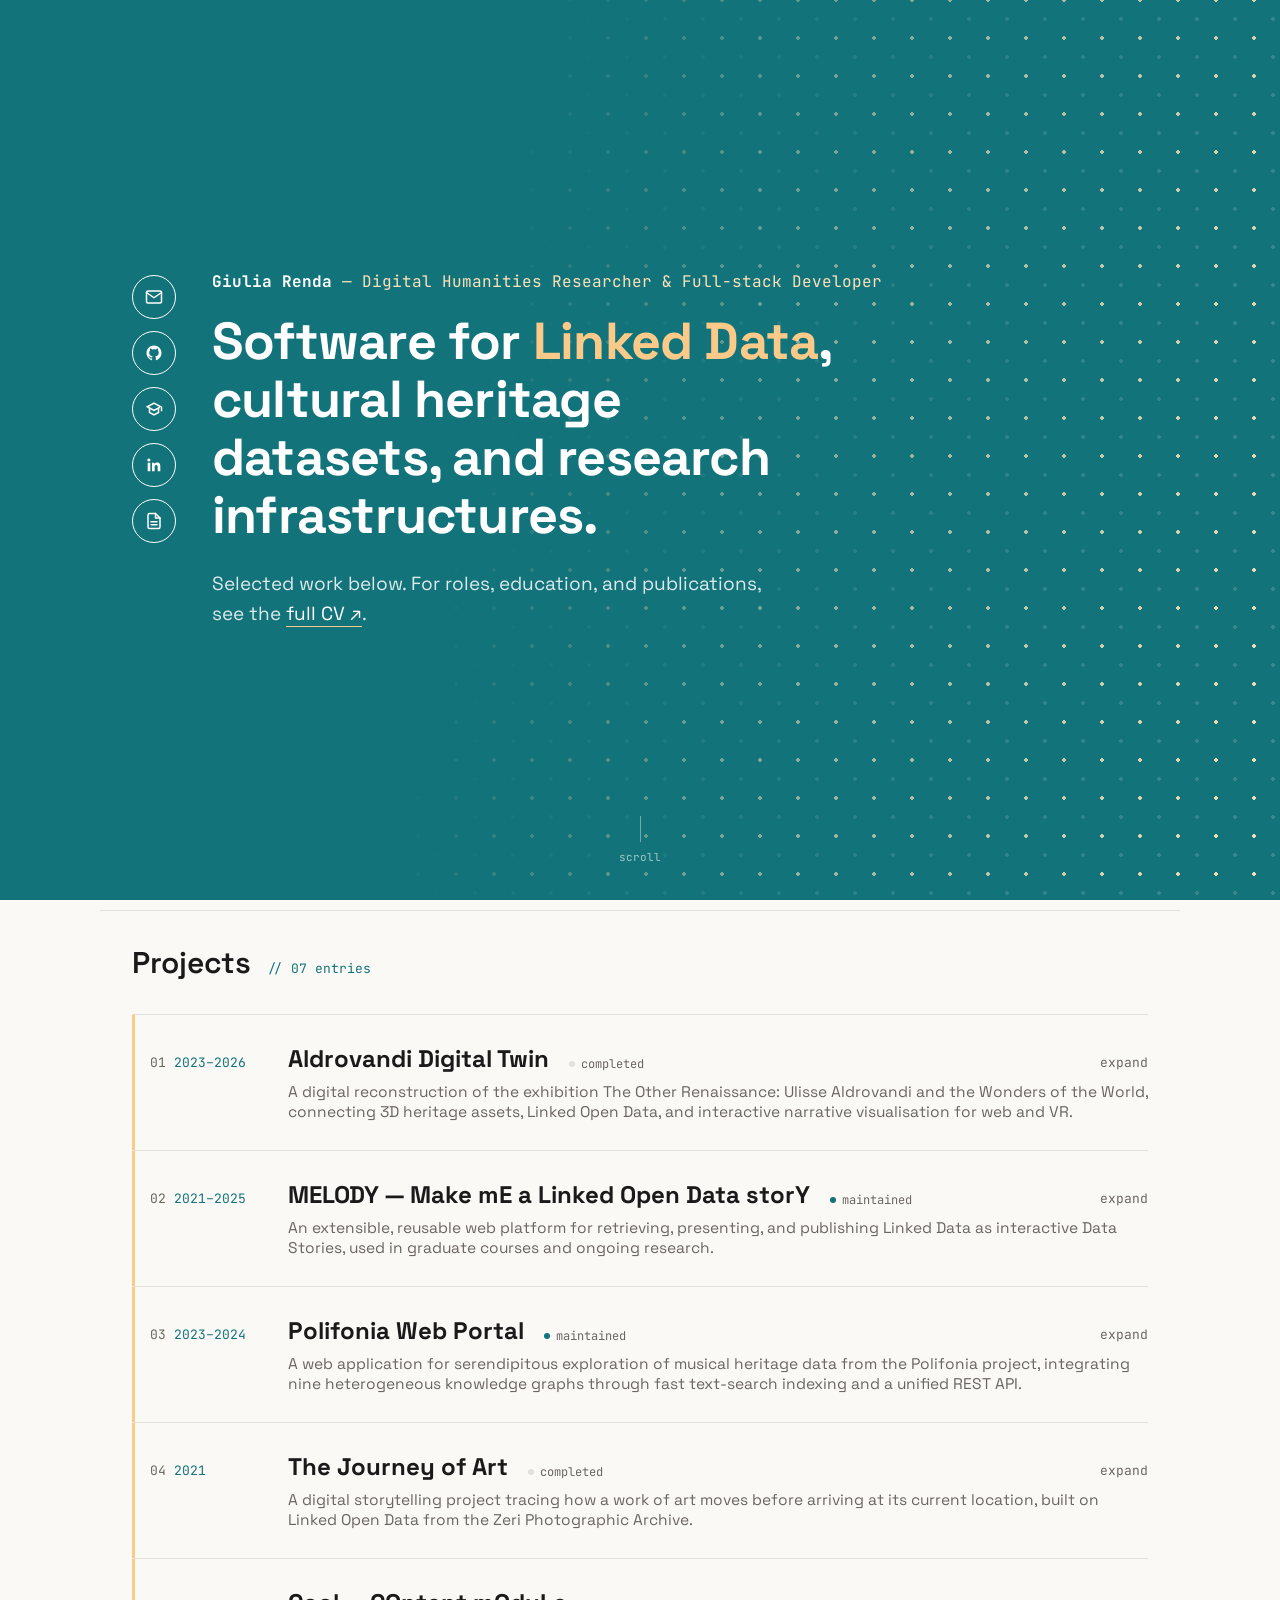
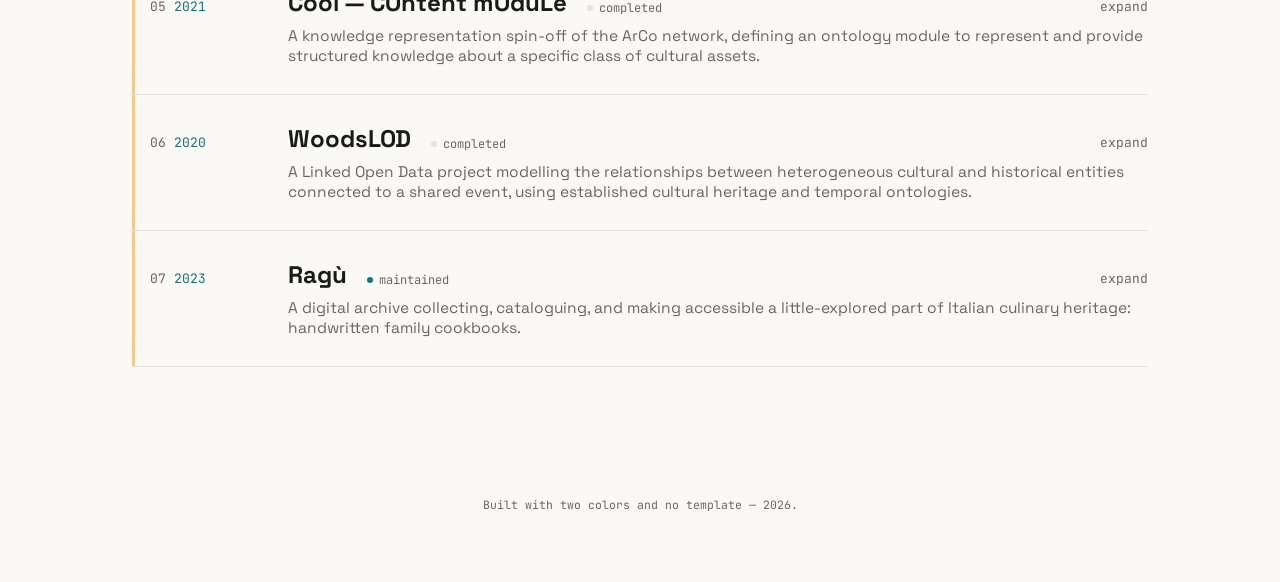
<file: index.html>
<!DOCTYPE html>
<html lang="en">

<head>
    <meta charset="UTF-8">
    <meta name="viewport" content="width=device-width, initial-scale=1.0">
    <title>Giulia Renda — Portfolio</title>
    <meta name="description" content="Projects by Giulia Renda, Digital Humanities Researcher & Full-stack Developer.">

    <link rel="preconnect" href="https://fonts.googleapis.com">
    <link
        href="https://fonts.googleapis.com/css2?family=Space+Grotesk:wght@400;500;600;700&family=JetBrains+Mono:wght@400;500;700&display=swap"
        rel="stylesheet">
    <link rel="stylesheet" href="css/style.css">
</head>

<body>

    <section class="hero">
        <div class="hero-inner">
            <div class="hero-layout">
                <nav class="icon-rail">
                    <a href="mailto:giuliarenda94@gmail.com" title="Email">
                        <svg viewBox="0 0 24 24" fill="none" stroke="currentColor" stroke-width="2"
                            stroke-linecap="round" stroke-linejoin="round">
                            <rect x="2" y="4" width="20" height="16" rx="2" />
                            <path d="M22 6l-10 7L2 6" />
                        </svg>
                    </a>
                    <a href="https://github.com/mondoboia" target="_blank" rel="noopener" title="GitHub">
                        <svg viewBox="0 0 24 24" fill="currentColor">
                            <path
                                d="M12 2C6.477 2 2 6.484 2 12.017c0 4.425 2.865 8.18 6.839 9.504.5.092.682-.217.682-.483 0-.237-.008-.868-.013-1.703-2.782.605-3.369-1.343-3.369-1.343-.454-1.158-1.11-1.466-1.11-1.466-.908-.62.069-.608.069-.608 1.003.07 1.531 1.032 1.531 1.032.892 1.53 2.341 1.088 2.91.833.092-.647.35-1.088.636-1.339-2.221-.253-4.555-1.113-4.555-4.951 0-1.093.39-1.988 1.029-2.688-.103-.253-.446-1.272.098-2.65 0 0 .84-.27 2.75 1.026A9.564 9.564 0 0112 6.844c.85.004 1.705.115 2.504.337 1.909-1.296 2.747-1.026 2.747-1.026.546 1.378.202 2.397.1 2.65.64.7 1.028 1.595 1.028 2.688 0 3.848-2.339 4.695-4.566 4.943.359.309.678.919.678 1.852 0 1.336-.012 2.415-.012 2.743 0 .268.18.58.688.482A10.019 10.019 0 0022 12.017C22 6.484 17.522 2 12 2z" />
                        </svg>
                    </a>
                    <a href="https://scholar.google.com/citations?user=-8XDbmkAAAAJ&hl=en" target="_blank"
                        rel="noopener" title="Google Scholar">
                        <svg viewBox="0 0 24 24" fill="currentColor">
                            <path
                                d="M12 3L1 9l4 2.18v6L12 21l7-3.82v-6L21 9v6h2V9L12 3zm6.82 6L12 12.72 5.18 9 12 5.28 18.82 9zM17 15.99l-5 2.73-5-2.73v-3.72L12 15l5-2.73v3.72z" />
                        </svg>
                    </a>
                    <a href="https://www.linkedin.com/in/giuliarenda" target="_blank" rel="noopener" title="LinkedIn">
                        <svg viewBox="0 0 24 24" fill="currentColor">
                            <path
                                d="M20.45 20.45h-3.56v-5.57c0-1.33-.03-3.04-1.85-3.04-1.86 0-2.14 1.45-2.14 2.94v5.67H9.34V9h3.41v1.56h.05c.48-.9 1.64-1.85 3.38-1.85 3.6 0 4.27 2.37 4.27 5.46v6.28zM5.34 7.43a2.07 2.07 0 110-4.13 2.07 2.07 0 010 4.13zM7.12 20.45H3.56V9h3.56v11.45z" />
                        </svg>
                    </a>
                    <a href="cv.html" title="CV">
                        <svg viewBox="0 0 24 24" fill="none" stroke="currentColor" stroke-width="2"
                            stroke-linecap="round" stroke-linejoin="round">
                            <path d="M14 2H6a2 2 0 00-2 2v16a2 2 0 002 2h12a2 2 0 002-2V8z" />
                            <polyline points="14 2 14 8 20 8" />
                            <line x1="16" y1="13" x2="8" y2="13" />
                            <line x1="16" y1="17" x2="8" y2="17" />
                        </svg>
                    </a>
                </nav>
                <div class="hero-text">
                    <div class="byline"><b>Giulia Renda</b> — Digital Humanities Researcher &amp; Full-stack Developer
                    </div>
                    <h1>Software for <span class="accent">Linked Data</span>, cultural heritage datasets, and research
                        infrastructures.</h1>
                    <p>Selected work below. For roles, education, and publications, see the <a href="cv.html"
                            class="cv-link">full CV ↗</a>.</p>
                </div>
            </div>
        </div>
        <div class="scroll-cue"><span></span>scroll</div>
    </section>

    <div class="section-title">
        <h2>Projects</h2>
        <span id="project-count">// loading</span>
    </div>

    <div class="list" id="list">
        <p class="load-state" id="load-state">Loading projects…</p>
    </div>

    <footer>Built with two colors and no template — <span id="year"></span>.</footer>

    <script src="js/script.js"></script>
</body>

</html>
</file>
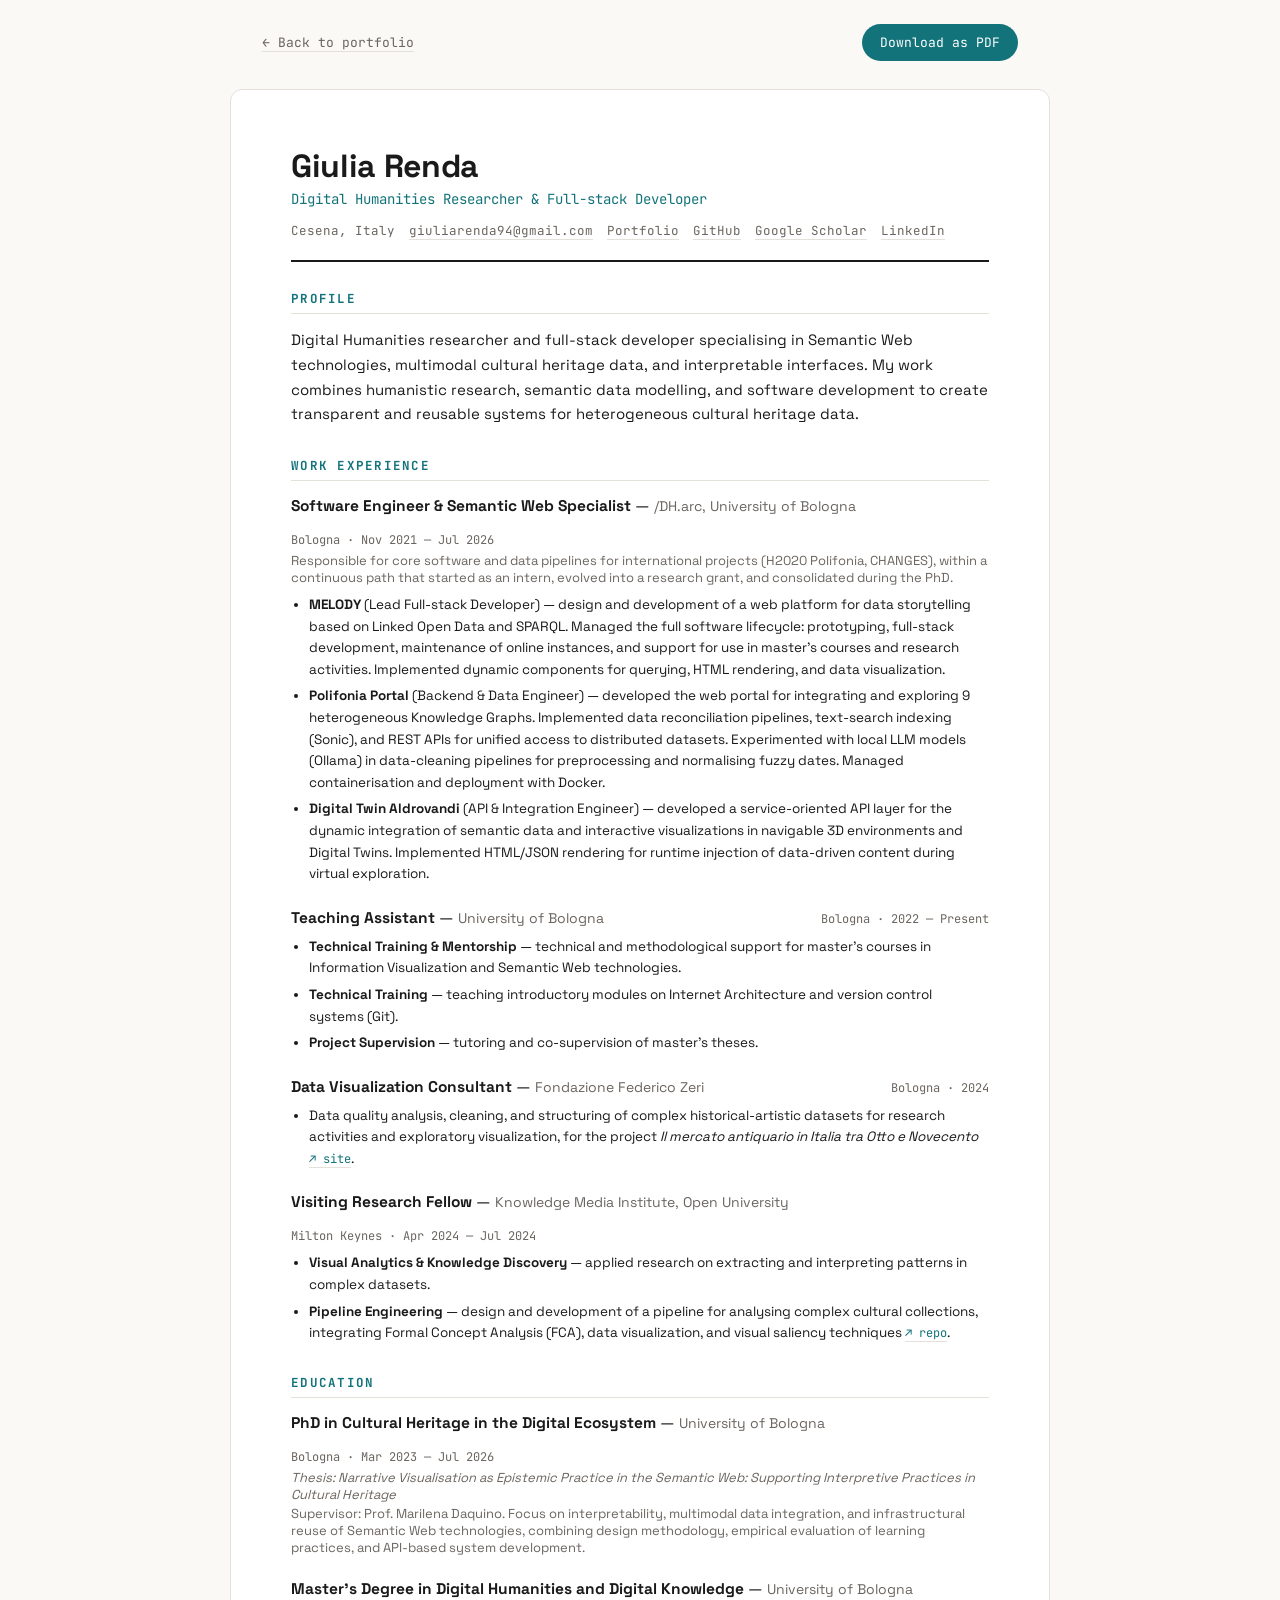
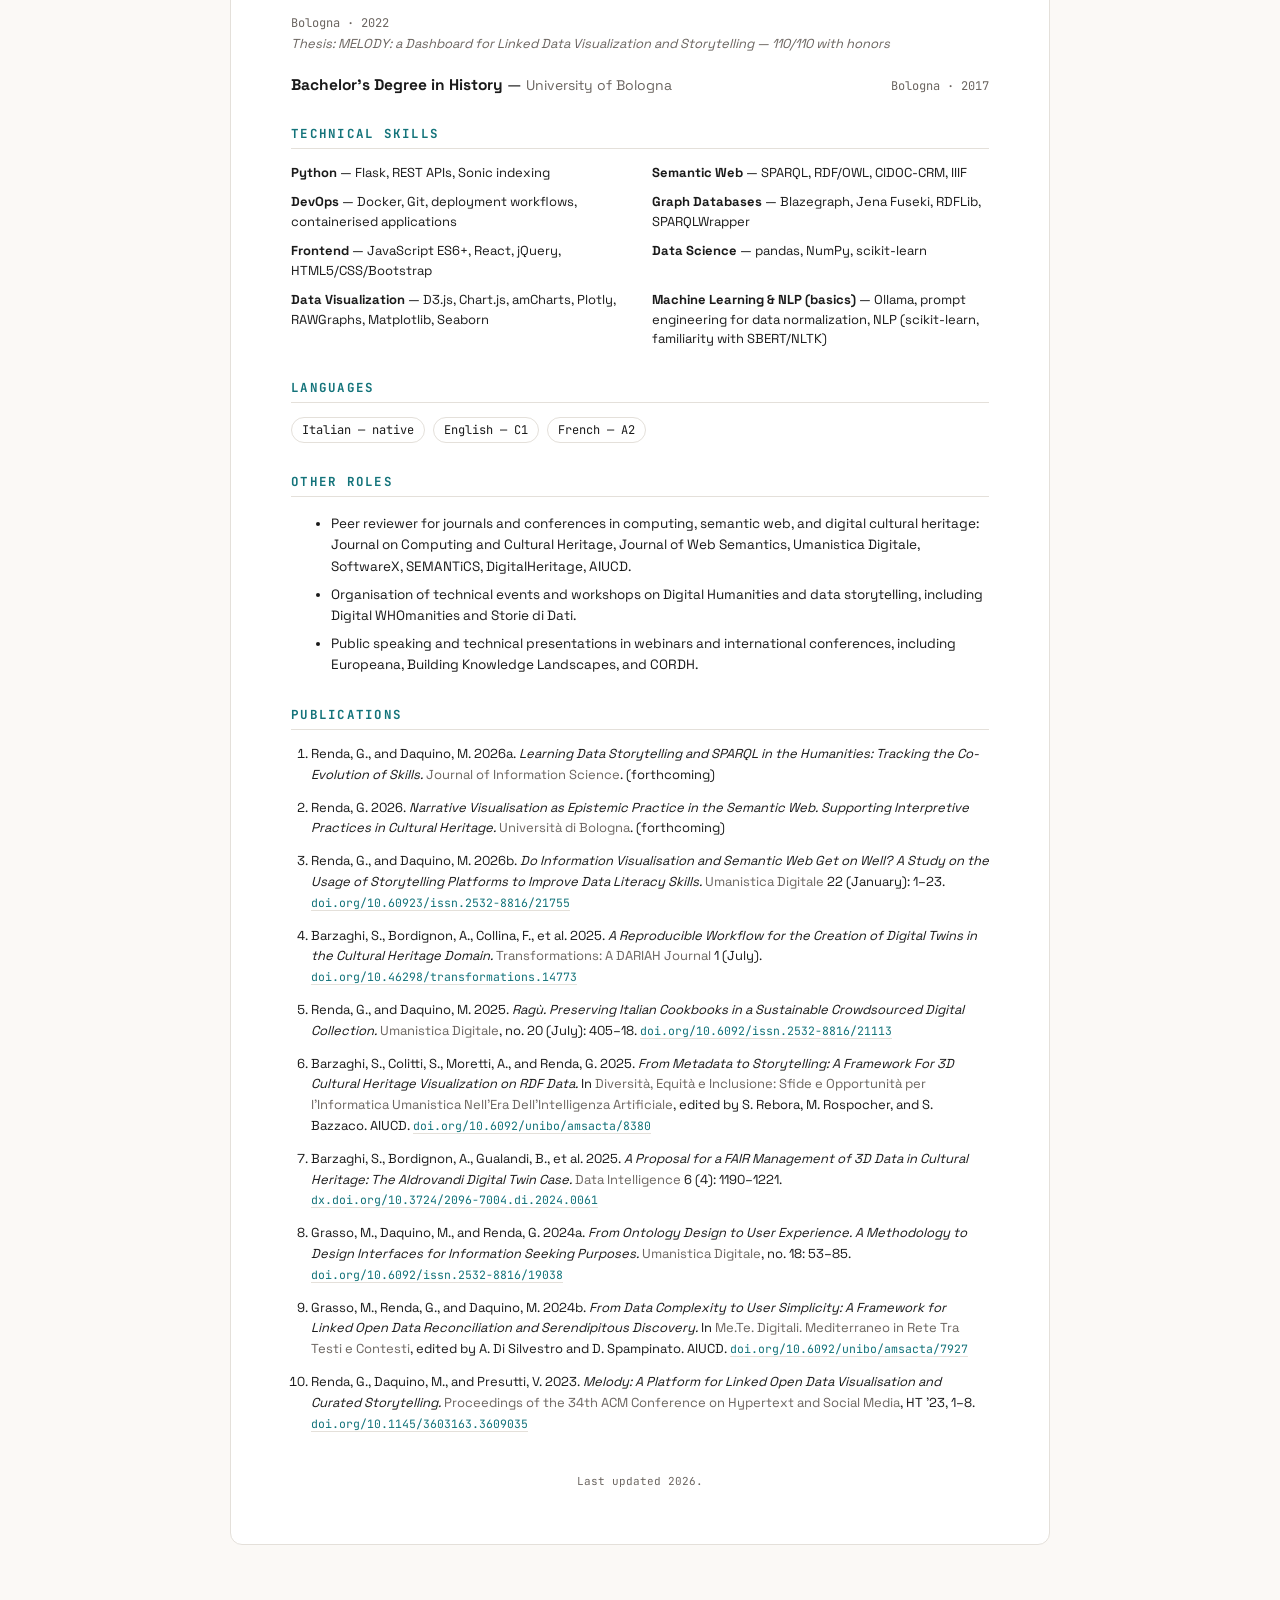
<file: cv.html>
<!DOCTYPE html>
<html lang="en">

<head>
    <meta charset="UTF-8">
    <meta name="viewport" content="width=device-width, initial-scale=1.0">
    <title>Giulia Renda — CV</title>
    <meta name="description" content="CV — Giulia Renda, Digital Humanities Researcher & Full-stack Developer.">
    <link rel="preconnect" href="https://fonts.googleapis.com">
    <link
        href="https://fonts.googleapis.com/css2?family=Space+Grotesk:wght@400;500;600;700&family=JetBrains+Mono:wght@400;500;700&display=swap"
        rel="stylesheet">
    <style>
        :root {
            --bg: #FBF9F6;
            --ink: #1A1A1A;
            --sub: #6b6560;
            --primary: #13737A;
            --accent: #FBCA89;
            --line: #E4E0DA;
            --font-display: 'Space Grotesk', sans-serif;
            --font-mono: 'JetBrains Mono', monospace;
        }

        * {
            box-sizing: border-box;
        }

        body {
            margin: 0;
            background: var(--bg);
            color: var(--ink);
            font-family: var(--font-display);
        }

        a {
            color: var(--primary);
        }

        .no-print {
            max-width: 820px;
            margin: 0 auto;
            padding: 24px 32px 0;
            display: flex;
            justify-content: space-between;
            align-items: center;
            gap: 16px;
            flex-wrap: wrap;
        }

        .back-link {
            font-family: var(--font-mono);
            font-size: 13px;
            text-decoration: none;
            color: var(--sub);
            border-bottom: 1px solid var(--line);
        }

        .back-link:hover {
            color: var(--primary);
            border-color: var(--primary);
        }

        .print-btn {
            font-family: var(--font-mono);
            font-size: 13px;
            color: #fff;
            background: var(--primary);
            border: none;
            padding: 10px 18px;
            border-radius: 100px;
            cursor: pointer;
            transition: background .18s;
        }

        .print-btn:hover {
            background: #0f5c62;
        }

        .print-hint {
            font-family: var(--font-mono);
            font-size: 11px;
            color: var(--sub);
            margin: 6px 0 0;
            text-align: right;
        }

        .cv {
            max-width: 820px;
            margin: 28px auto 80px;
            padding: 56px 60px;
            background: #fff;
            border: 1px solid var(--line);
            border-radius: 12px;
        }

        .cv-header {
            border-bottom: 2px solid var(--ink);
            padding-bottom: 20px;
            margin-bottom: 28px;
        }

        .cv-header h1 {
            font-size: 32px;
            font-weight: 700;
            margin: 0 0 4px;
            letter-spacing: -0.01em;
        }

        .cv-header .title {
            font-family: var(--font-mono);
            font-size: 14px;
            color: var(--primary);
            margin-bottom: 14px;
        }

        .contact-row {
            display: flex;
            flex-wrap: wrap;
            gap: 14px;
            font-family: var(--font-mono);
            font-size: 12.5px;
            color: var(--sub);
        }

        .contact-row a {
            color: var(--sub);
            text-decoration: none;
            border-bottom: 1px solid var(--line);
        }

        .contact-row a:hover {
            color: var(--primary);
            border-color: var(--primary);
        }

        section {
            margin-bottom: 30px;
        }

        h2 {
            font-family: var(--font-mono);
            font-size: 12.5px;
            text-transform: uppercase;
            letter-spacing: .1em;
            color: var(--primary);
            margin: 0 0 14px;
            padding-bottom: 6px;
            border-bottom: 1px solid var(--line);
        }

        p.summary {
            font-size: 15px;
            line-height: 1.65;
            color: var(--ink);
            margin: 0;
        }

        .entry {
            margin-bottom: 22px;
        }

        .entry:last-child {
            margin-bottom: 0;
        }

        .entry-head {
            display: flex;
            justify-content: space-between;
            align-items: baseline;
            gap: 16px;
            flex-wrap: wrap;
            margin-bottom: 4px;
        }

        .entry-role {
            font-weight: 700;
            font-size: 15.5px;
        }

        .entry-org {
            color: var(--sub);
            font-size: 14px;
        }

        .entry-meta {
            font-family: var(--font-mono);
            font-size: 12px;
            color: var(--sub);
            white-space: nowrap;
        }

        .entry-note {
            font-size: 13px;
            color: var(--sub);
            margin: 2px 0 6px;
        }

        .entry ul {
            margin: 8px 0 0;
            padding-left: 18px;
        }

        .entry li {
            font-size: 13.5px;
            line-height: 1.6;
            margin-bottom: 5px;
            color: var(--ink);
        }

        .entry .thesis {
            font-size: 13px;
            color: var(--sub);
            font-style: italic;
            margin-top: 4px;
        }

        .entry .supervisor {
            font-size: 13px;
            color: var(--sub);
            margin-top: 2px;
        }

        .entry-link {
            font-family: var(--font-mono);
            font-size: 12px;
            text-decoration: none;
            color: var(--primary);
            border-bottom: 1px solid var(--line);
            white-space: nowrap;
        }

        .entry-link:hover {
            border-color: var(--primary);
        }

        .skills-grid {
            display: grid;
            grid-template-columns: 1fr 1fr;
            gap: 10px 24px;
        }

        @media (max-width:600px) {
            .skills-grid {
                grid-template-columns: 1fr;
            }
        }

        .skill-row {
            font-size: 13px;
            line-height: 1.5;
        }

        .skill-row b {
            font-weight: 700;
        }

        .tags {
            display: flex;
            flex-wrap: wrap;
            gap: 8px;
        }

        .lang-tag {
            font-family: var(--font-mono);
            font-size: 12px;
            border: 1px solid var(--line);
            padding: 4px 10px;
            border-radius: 100px;
        }

        .other-roles li {
            font-size: 13.5px;
            line-height: 1.6;
            margin-bottom: 6px;
        }

        .pub-list {
            list-style: decimal;
            margin: 0;
            padding-left: 20px;
        }

        .pub-list li {
            font-size: 13px;
            line-height: 1.6;
            margin-bottom: 12px;
            color: var(--ink);
        }

        .pub-list .pub-title {
            font-style: italic;
        }

        .pub-list .pub-venue {
            color: var(--sub);
        }

        .pub-list a {
            font-family: var(--font-mono);
            font-size: 11.5px;
            text-decoration: none;
            border-bottom: 1px solid var(--line);
            white-space: nowrap;
        }

        .pub-list a:hover {
            color: var(--primary);
            border-color: var(--primary);
        }

        footer.cv-footer {
            font-family: var(--font-mono);
            font-size: 11px;
            color: var(--sub);
            text-align: center;
            margin-top: 40px;
        }

        @media print {
            body {
                background: #fff;
            }

            .no-print {
                display: none;
            }

            .cv {
                border: none;
                border-radius: 0;
                padding: 0;
                margin: 0;
                max-width: none;
            }

            a {
                color: var(--ink);
                text-decoration: underline;
            }

            @page {
                margin: 16mm;
            }
        }
    </style>
</head>

<body>

    <div class="no-print">
        <a class="back-link" href="index.html">← Back to portfolio</a>
        <div>
            <button class="print-btn" onclick="window.print()">Download as PDF</button>
        </div>
    </div>

    <main class="cv">
        <div class="cv-header">
            <h1>Giulia Renda</h1>
            <div class="title">Digital Humanities Researcher &amp; Full-stack Developer</div>
            <div class="contact-row">
                <span>Cesena, Italy</span>
                <a href="mailto:giuliarenda94@gmail.com">giuliarenda94@gmail.com</a>
                <a href="index.html">Portfolio</a>
                <a href="https://github.com/mondoboia" target="_blank" rel="noopener">GitHub</a>
                <a href="https://scholar.google.com/citations?user=-8XDbmkAAAAJ&hl=en" target="_blank"
                    rel="noopener">Google Scholar</a>
                <a href="https://www.linkedin.com/in/giuliarenda" target="_blank" rel="noopener">LinkedIn</a>
            </div>
        </div>

        <section>
            <h2>Profile</h2>
            <p class="summary">Digital Humanities researcher and full-stack developer specialising in Semantic Web
                technologies, multimodal cultural heritage data, and interpretable interfaces. My work combines
                humanistic research, semantic data modelling, and software development to create transparent and
                reusable systems for heterogeneous cultural heritage data.</p>
        </section>

        <section>
            <h2>Work Experience</h2>

            <div class="entry">
                <div class="entry-head">
                    <div><span class="entry-role">Software Engineer &amp; Semantic Web Specialist</span> — <span
                            class="entry-org">/DH.arc, University of Bologna</span></div>
                    <div class="entry-meta">Bologna · Nov 2021 — Jul 2026</div>
                </div>
                <div class="entry-note">Responsible for core software and data pipelines for international projects
                    (H2020 Polifonia, CHANGES), within a continuous path that started as an intern, evolved into a
                    research grant, and consolidated during the PhD.</div>
                <ul>
                    <li><b>MELODY</b> (Lead Full-stack Developer) — design and development of a web platform for data
                        storytelling based on Linked Open Data and SPARQL. Managed the full software lifecycle:
                        prototyping, full-stack development, maintenance of online instances, and support for use in
                        master's courses and research activities. Implemented dynamic components for querying, HTML
                        rendering, and data visualization.</li>
                    <li><b>Polifonia Portal</b> (Backend &amp; Data Engineer) — developed the web portal for integrating
                        and exploring 9 heterogeneous Knowledge Graphs. Implemented data reconciliation pipelines,
                        text-search indexing (Sonic), and REST APIs for unified access to distributed datasets.
                        Experimented with local LLM models (Ollama) in data-cleaning pipelines for preprocessing and
                        normalising fuzzy dates. Managed containerisation and deployment with Docker.</li>
                    <li><b>Digital Twin Aldrovandi</b> (API &amp; Integration Engineer) — developed a service-oriented
                        API layer for the dynamic integration of semantic data and interactive visualizations in
                        navigable 3D environments and Digital Twins. Implemented HTML/JSON rendering for runtime
                        injection of data-driven content during virtual exploration.</li>
                </ul>
            </div>

            <div class="entry">
                <div class="entry-head">
                    <div><span class="entry-role">Teaching Assistant</span> — <span class="entry-org">University of
                            Bologna</span></div>
                    <div class="entry-meta">Bologna · 2022 — Present</div>
                </div>
                <ul>
                    <li><b>Technical Training &amp; Mentorship</b> — technical and methodological support for master's
                        courses in Information Visualization and Semantic Web technologies.</li>
                    <li><b>Technical Training</b> — teaching introductory modules on Internet Architecture and version
                        control systems (Git).</li>
                    <li><b>Project Supervision</b> — tutoring and co-supervision of master's theses.</li>
                </ul>
            </div>

            <div class="entry">
                <div class="entry-head">
                    <div><span class="entry-role">Data Visualization Consultant</span> — <span
                            class="entry-org">Fondazione Federico Zeri</span></div>
                    <div class="entry-meta">Bologna · 2024</div>
                </div>
                <ul>
                    <li>Data quality analysis, cleaning, and structuring of complex historical-artistic datasets for
                        research activities and exploratory visualization, for the project <i>Il mercato antiquario in
                            Italia tra Otto e Novecento</i> <a
                            href="https://fondazionefedericozeri.github.io/Mercato_dell_arte/" class="entry-link"
                            target="_blank" rel="noopener">↗ site</a>.</li>
                </ul>
            </div>

            <div class="entry">
                <div class="entry-head">
                    <div><span class="entry-role">Visiting Research Fellow</span> — <span class="entry-org">Knowledge
                            Media Institute, Open University</span></div>
                    <div class="entry-meta">Milton Keynes · Apr 2024 — Jul 2024</div>
                </div>
                <ul>
                    <li><b>Visual Analytics &amp; Knowledge Discovery</b> — applied research on extracting and
                        interpreting patterns in complex datasets.</li>
                    <li><b>Pipeline Engineering</b> — design and development of a pipeline for analysing complex
                        cultural collections, integrating Formal Concept Analysis (FCA), data visualization, and visual
                        saliency techniques <a href="https://github.com/mondoboia/conceptual-saliency"
                            class="entry-link" target="_blank" rel="noopener">↗ repo</a>.
                    </li>
                </ul>
            </div>
        </section>

        <section>
            <h2>Education</h2>

            <div class="entry">
                <div class="entry-head">
                    <div><span class="entry-role">PhD in Cultural Heritage in the Digital Ecosystem</span> — <span
                            class="entry-org">University of Bologna</span></div>
                    <div class="entry-meta">Bologna · Mar 2023 — Jul 2026</div>
                </div>
                <div class="thesis">Thesis: Narrative Visualisation as Epistemic Practice in the Semantic Web:
                    Supporting Interpretive Practices in Cultural Heritage</div>
                <div class="supervisor">Supervisor: Prof. Marilena Daquino. Focus on interpretability, multimodal data
                    integration, and infrastructural reuse of Semantic Web technologies, combining design methodology,
                    empirical evaluation of learning practices, and API-based system development.</div>
            </div>

            <div class="entry">
                <div class="entry-head">
                    <div><span class="entry-role">Master's Degree in Digital Humanities and Digital Knowledge</span> —
                        <span class="entry-org">University of Bologna</span>
                    </div>
                    <div class="entry-meta">Bologna · 2022</div>
                </div>
                <div class="thesis">Thesis: MELODY: a Dashboard for Linked Data Visualization and Storytelling — 110/110
                    with honors</div>
            </div>

            <div class="entry">
                <div class="entry-head">
                    <div><span class="entry-role">Bachelor's Degree in History</span> — <span
                            class="entry-org">University of Bologna</span></div>
                    <div class="entry-meta">Bologna · 2017</div>
                </div>
            </div>
        </section>

        <section>
            <h2>Technical Skills</h2>
            <div class="skills-grid">
                <div class="skill-row"><b>Python</b> — Flask, REST APIs, Sonic indexing</div>
                <div class="skill-row"><b>Semantic Web</b> — SPARQL, RDF/OWL, CIDOC-CRM, IIIF</div>
                <div class="skill-row"><b>DevOps</b> — Docker, Git, deployment workflows, containerised applications
                </div>
                <div class="skill-row"><b>Graph Databases</b> — Blazegraph, Jena Fuseki, RDFLib, SPARQLWrapper</div>
                <div class="skill-row"><b>Frontend</b> — JavaScript ES6+, React, jQuery, HTML5/CSS/Bootstrap</div>
                <div class="skill-row"><b>Data Science</b> — pandas, NumPy, scikit-learn</div>
                <div class="skill-row"><b>Data Visualization</b> — D3.js, Chart.js, amCharts, Plotly, RAWGraphs,
                    Matplotlib, Seaborn</div>
                <div class="skill-row"><b>Machine Learning &amp; NLP (basics)</b> — Ollama, prompt engineering for data
                    normalization, NLP (scikit-learn, familiarity with SBERT/NLTK)</div>
            </div>
        </section>

        <section>
            <h2>Languages</h2>
            <div class="tags">
                <span class="lang-tag">Italian — native</span>
                <span class="lang-tag">English — C1</span>
                <span class="lang-tag">French — A2</span>
            </div>
        </section>

        <section>
            <h2>Other Roles</h2>
            <ul class="other-roles">
                <li>Peer reviewer for journals and conferences in computing, semantic web, and digital cultural
                    heritage: Journal on Computing and Cultural Heritage, Journal of Web Semantics, Umanistica Digitale,
                    SoftwareX, SEMANTiCS, DigitalHeritage, AIUCD.</li>
                <li>Organisation of technical events and workshops on Digital Humanities and data storytelling,
                    including Digital WHOmanities and Storie di Dati.</li>
                <li>Public speaking and technical presentations in webinars and international conferences, including
                    Europeana, Building Knowledge Landscapes, and CORDH.</li>
            </ul>
        </section>

        <section>
            <h2>Publications</h2>
            <ol class="pub-list">
                <li>Renda, G., and Daquino, M. 2026a. <span class="pub-title">Learning Data Storytelling and SPARQL in
                        the Humanities: Tracking the Co-Evolution of Skills.</span> <span class="pub-venue">Journal of
                        Information Science</span>. (forthcoming)</li>
                <li>Renda, G. 2026. <span class="pub-title">Narrative Visualisation as Epistemic Practice in the
                        Semantic Web. Supporting Interpretive Practices in Cultural Heritage.</span> <span
                        class="pub-venue">Università di Bologna</span>. (forthcoming)</li>
                <li>Renda, G., and Daquino, M. 2026b. <span class="pub-title">Do Information Visualisation and Semantic
                        Web Get on Well? A Study on the Usage of Storytelling Platforms to Improve Data Literacy
                        Skills.</span> <span class="pub-venue">Umanistica Digitale</span> 22 (January): 1–23. <a
                        href="https://doi.org/10.60923/issn.2532-8816/21755" target="_blank"
                        rel="noopener">doi.org/10.60923/issn.2532-8816/21755</a></li>
                <li>Barzaghi, S., Bordignon, A., Collina, F., et al. 2025. <span class="pub-title">A Reproducible
                        Workflow for the Creation of Digital Twins in the Cultural Heritage Domain.</span> <span
                        class="pub-venue">Transformations: A DARIAH Journal</span> 1 (July). <a
                        href="https://doi.org/10.46298/transformations.14773" target="_blank"
                        rel="noopener">doi.org/10.46298/transformations.14773</a></li>
                <li>Renda, G., and Daquino, M. 2025. <span class="pub-title">Ragù. Preserving Italian Cookbooks in a
                        Sustainable Crowdsourced Digital Collection.</span> <span class="pub-venue">Umanistica
                        Digitale</span>, no. 20 (July): 405–18. <a href="https://doi.org/10.6092/issn.2532-8816/21113"
                        target="_blank" rel="noopener">doi.org/10.6092/issn.2532-8816/21113</a></li>
                <li>Barzaghi, S., Colitti, S., Moretti, A., and Renda, G. 2025. <span class="pub-title">From Metadata to
                        Storytelling: A Framework For 3D Cultural Heritage Visualization on RDF Data.</span> In <span
                        class="pub-venue">Diversità, Equità e Inclusione: Sfide e Opportunità per l'Informatica
                        Umanistica Nell'Era Dell'Intelligenza Artificiale</span>, edited by S. Rebora, M. Rospocher, and
                    S. Bazzaco. AIUCD. <a href="https://doi.org/10.6092/unibo/amsacta/8380" target="_blank"
                        rel="noopener">doi.org/10.6092/unibo/amsacta/8380</a></li>
                <li>Barzaghi, S., Bordignon, A., Gualandi, B., et al. 2025. <span class="pub-title">A Proposal for a
                        FAIR Management of 3D Data in Cultural Heritage: The Aldrovandi Digital Twin Case.</span> <span
                        class="pub-venue">Data Intelligence</span> 6 (4): 1190–1221. <a
                        href="https://dx.doi.org/10.3724/2096-7004.di.2024.0061" target="_blank"
                        rel="noopener">dx.doi.org/10.3724/2096-7004.di.2024.0061</a></li>
                <li>Grasso, M., Daquino, M., and Renda, G. 2024a. <span class="pub-title">From Ontology Design to User
                        Experience. A Methodology to Design Interfaces for Information Seeking Purposes.</span> <span
                        class="pub-venue">Umanistica Digitale</span>, no. 18: 53–85. <a
                        href="https://doi.org/10.6092/issn.2532-8816/19038" target="_blank"
                        rel="noopener">doi.org/10.6092/issn.2532-8816/19038</a></li>
                <li>Grasso, M., Renda, G., and Daquino, M. 2024b. <span class="pub-title">From Data Complexity to User
                        Simplicity: A Framework for Linked Open Data Reconciliation and Serendipitous Discovery.</span>
                    In <span class="pub-venue">Me.Te. Digitali. Mediterraneo in Rete Tra Testi e Contesti</span>, edited
                    by A. Di Silvestro and D. Spampinato. AIUCD. <a href="https://doi.org/10.6092/unibo/amsacta/7927"
                        target="_blank" rel="noopener">doi.org/10.6092/unibo/amsacta/7927</a></li>
                <li>Renda, G., Daquino, M., and Presutti, V. 2023. <span class="pub-title">Melody: A Platform for Linked
                        Open Data Visualisation and Curated Storytelling.</span> <span class="pub-venue">Proceedings of
                        the 34th ACM Conference on Hypertext and Social Media</span>, HT '23, 1–8. <a
                        href="https://doi.org/10.1145/3603163.3609035" target="_blank"
                        rel="noopener">doi.org/10.1145/3603163.3609035</a></li>
            </ol>
        </section>

        <footer class="cv-footer">Last updated 2026.</footer>
    </main>

</body>

</html>
</file>
<file: css/style.css>
:root {
    --bg: #FBF9F6;
    --ink: #1A1A1A;
    --sub: #6b6560;
    --primary: #13737A;
    --accent: #FBCA89;
    --accent-soft: #FDE1B8;
    --line: #E4E0DA;
    --font-display: 'Space Grotesk', sans-serif;
    --font-mono: 'JetBrains Mono', monospace;
}

* {
    box-sizing: border-box;
}

body {
    margin: 0;
    background: var(--bg);
    color: var(--ink);
    font-family: var(--font-display);
}

a {
    color: inherit;
}

/* ---------- Hero ---------- */
.hero {
    position: relative;
    min-height: 100vh;
    padding: 32px 0;
    overflow: hidden;
    display: flex;
    align-items: center;
    background-color: var(--primary);
    background-image:
        radial-gradient(rgba(255, 255, 255, 0.16) 2px, transparent 2px),
        radial-gradient(var(--accent-soft) 1.6px, transparent 1.6px);
    background-size: 38px 38px, 38px 38px;
    background-position: 0 0, 19px 19px;
}

.hero::after {
    content: "";
    position: absolute;
    inset: 0;
    background: linear-gradient(100deg, var(--primary) 38%, rgba(19, 115, 122, 0.4) 68%, rgba(19, 115, 122, 0) 100%);
    z-index: 1;
}

.hero-inner {
    position: relative;
    z-index: 2;
    max-width: 1080px;
    margin: 0 auto;
    width: 100%;
    padding: 0 32px;
}

.scroll-cue {
    position: absolute;
    left: 50%;
    bottom: 36px;
    transform: translateX(-50%);
    z-index: 2;
    font-family: var(--font-mono);
    font-size: 11px;
    color: rgba(255, 255, 255, 0.6);
    display: flex;
    flex-direction: column;
    align-items: center;
    gap: 8px;
}

.scroll-cue span {
    width: 1px;
    height: 26px;
    background: rgba(255, 255, 255, 0.4);
    animation: scrollpulse 1.8s ease-in-out infinite;
}

@keyframes scrollpulse {

    0%,
    100% {
        opacity: .3;
    }

    50% {
        opacity: 1;
    }
}

@media (prefers-reduced-motion: reduce) {
    .scroll-cue span {
        animation: none;
    }
}

@media (max-width:640px) {
    .hero {
        min-height: 100svh;
        align-items: flex-start;
        padding-top: 96px;
        padding-bottom: 56px;
    }

    .scroll-cue {
        display: none;
    }
}

.hero-layout {
    display: flex;
    gap: 36px;
    align-items: flex-start;
}

.icon-rail {
    display: flex;
    flex-direction: column;
    gap: 12px;
    flex-shrink: 0;
    padding-top: 4px;
}

.icon-rail a {
    display: flex;
    align-items: center;
    justify-content: center;
    width: 44px;
    height: 44px;
    border-radius: 50%;
    border: 1.5px solid #ffffff;
    color: #ffffff;
    transition: background .18s, color .18s;
}

.icon-rail a svg {
    width: 18px;
    height: 18px;
    flex-shrink: 0;
}

.icon-rail a:hover {
    background: #ffffff;
    color: var(--primary);
}

.hero-text {
    min-width: 0;
}

@media (max-width:640px) {
    .hero-layout {
        flex-direction: column-reverse;
        gap: 28px;
    }

    .icon-rail {
        flex-direction: row;
        flex-wrap: wrap;
    }
}

.byline {
    font-family: var(--font-mono);
    font-size: 16px;
    color: var(--accent-soft);
    margin-bottom: 20px;
}

.byline b {
    color: #ffffff;
    font-weight: 700;
}

h1 {
    font-weight: 700;
    font-size: clamp(30px, 4.2vw, 52px);
    line-height: 1.12;
    letter-spacing: -0.015em;
    margin: 0 0 24px;
    max-width: 640px;
    color: #ffffff;
}

h1 .accent {
    color: var(--accent);
    font-weight: 700;
}

.hero p {
    max-width: 560px;
    color: rgba(255, 255, 255, 0.85);
    font-size: 19px;
    line-height: 1.6;
    margin: 0;
}

.cv-link {
    color: #ffffff;
    text-decoration: none;
    border-bottom: 1px solid var(--accent);
}

.cv-link:hover {
    color: var(--accent);
}

/* ---------- Section title ---------- */
.section-title {
    max-width: 1080px;
    margin: 10px auto 32px;
    padding: 0 32px;
    display: flex;
    align-items: baseline;
    gap: 16px;
    border-top: 1px solid var(--line);
    padding-top: 32px;
}

.section-title h2 {
    font-weight: 600;
    font-size: 30px;
    margin: 0;
}

.section-title span {
    font-family: var(--font-mono);
    font-size: 13px;
    color: var(--primary);
}

/* ---------- Index rows ---------- */
.list {
    max-width: 1080px;
    margin: 0 auto;
    padding: 0 32px 100px;
}

.load-state {
    font-family: var(--font-mono);
    font-size: 14px;
    color: var(--sub);
}

.row {
    border-top: 1px solid var(--line);
    padding: 28px 0;
    cursor: pointer;
    position: relative;
    padding-left: 18px;
    transition: padding-left .18s ease;
}

.row::before {
    content: "";
    position: absolute;
    left: 0;
    top: 0;
    bottom: 0;
    width: 3px;
    background: var(--accent);
    transition: background .18s ease;
}

.row:hover,
.row.open {
    padding-left: 24px;
}

.row:hover::before,
.row.open::before {
    background: var(--primary);
}

.row:last-child {
    border-bottom: 1px solid var(--line);
}

.row-top {
    display: flex;
    align-items: baseline;
    gap: 18px;
    flex-wrap: wrap;
}

.row-num {
    font-family: var(--font-mono);
    font-size: 13px;
    color: var(--sub);
    width: 120px;
    flex-shrink: 0;
    white-space: nowrap;
}

.row-num .year {
    color: var(--primary);
}

.row-title {
    font-size: 24px;
    font-weight: 700;
}

.row-status {
    display: flex;
    align-items: center;
    gap: 6px;
    font-family: var(--font-mono);
    font-size: 12px;
    color: var(--sub);
    margin-left: 2px;
}

.row-status .dot {
    width: 6px;
    height: 6px;
    border-radius: 50%;
    background: var(--accent);
}

.row-status.maintained .dot {
    background: var(--primary);
}

.row-status.completed .dot {
    background: var(--line);
}

.row-toggle {
    font-family: var(--font-mono);
    font-size: 13px;
    color: var(--sub);
    white-space: nowrap;
    margin-left: auto;
}

.row-desc {
    font-size: 15.5px;
    color: var(--sub);
    margin-top: 8px;
    padding-left: 138px;
}

.row-detail {
    max-height: 0;
    overflow: hidden;
    padding-left: 138px;
    transition: max-height .4s ease;
}

.row.open .row-detail {
    max-height: 760px;
}

.detail-inner {
    padding-top: 20px;
    display: grid;
    grid-template-columns: 280px 1fr;
    gap: 28px;
}

@media (max-width:700px) {
    .detail-inner {
        grid-template-columns: 1fr;
    }

    .row-desc,
    .row-detail {
        padding-left: 0;
    }
}

.thumb-col {
    display: flex;
    flex-direction: column;
    gap: 12px;
}

.thumb {
    position: relative;
    height: 190px;
    border-radius: 8px;
    background: repeating-linear-gradient(45deg, var(--accent) 0 8px, #e9b46a 8px 16px);
    display: flex;
    align-items: center;
    justify-content: center;
    color: #fff;
    font-family: var(--font-mono);
    font-size: 11px;
    overflow: hidden;
}

.thumb.has-image {
    background: var(--line);
}

.thumb img {
    width: 100%;
    height: 100%;
    object-fit: cover;
    display: block;
}

.thumb.has-image img {
    filter: grayscale(1) contrast(1.05) brightness(1.02);
}

.thumb.has-image::after {
    content: "";
    position: absolute;
    inset: 0;
    background: var(--primary);
    mix-blend-mode: color;
    opacity: .88;
    pointer-events: none;
}

.view-project {
    display: inline-flex;
    align-items: center;
    justify-content: center;
    font-family: var(--font-mono);
    font-size: 12.5px;
    text-decoration: none;
    color: var(--ink);
    border: 1.5px solid var(--ink);
    padding: 9px 16px;
    border-radius: 100px;
    transition: background .18s, color .18s;
}

.view-project:hover {
    background: var(--ink);
    color: var(--bg);
}

.detail-grid {
    font-size: 13.5px;
    color: var(--ink);
}

.k {
    font-family: var(--font-mono);
    font-size: 10.5px;
    text-transform: uppercase;
    color: var(--primary);
    letter-spacing: .06em;
    margin: 0 0 4px;
}

.block {
    margin-bottom: 14px;
}

.tags {
    display: flex;
    flex-wrap: wrap;
    gap: 6px;
}

.tag {
    font-family: var(--font-mono);
    font-size: 11px;
    border: 1px solid var(--line);
    padding: 2px 8px;
    border-radius: 3px;
}

.links a {
    font-family: var(--font-mono);
    font-size: 12.5px;
    text-decoration: none;
    margin-right: 16px;
    border-bottom: 1px solid var(--accent);
}

.links a:hover {
    border-color: var(--primary);
    color: var(--primary);
}

footer {
    text-align: center;
    padding: 30px 24px 70px;
    font-family: var(--font-mono);
    font-size: 11.5px;
    color: var(--sub);
}

/* focus visibility for keyboard users */
.row:focus-visible,
.icon-rail a:focus-visible {
    outline: 2px solid var(--primary);
    outline-offset: 3px;
}

@media (prefers-reduced-motion: reduce) {

    .row,
    .row::before,
    .row-detail {
        transition: none;
    }
}
</file>
